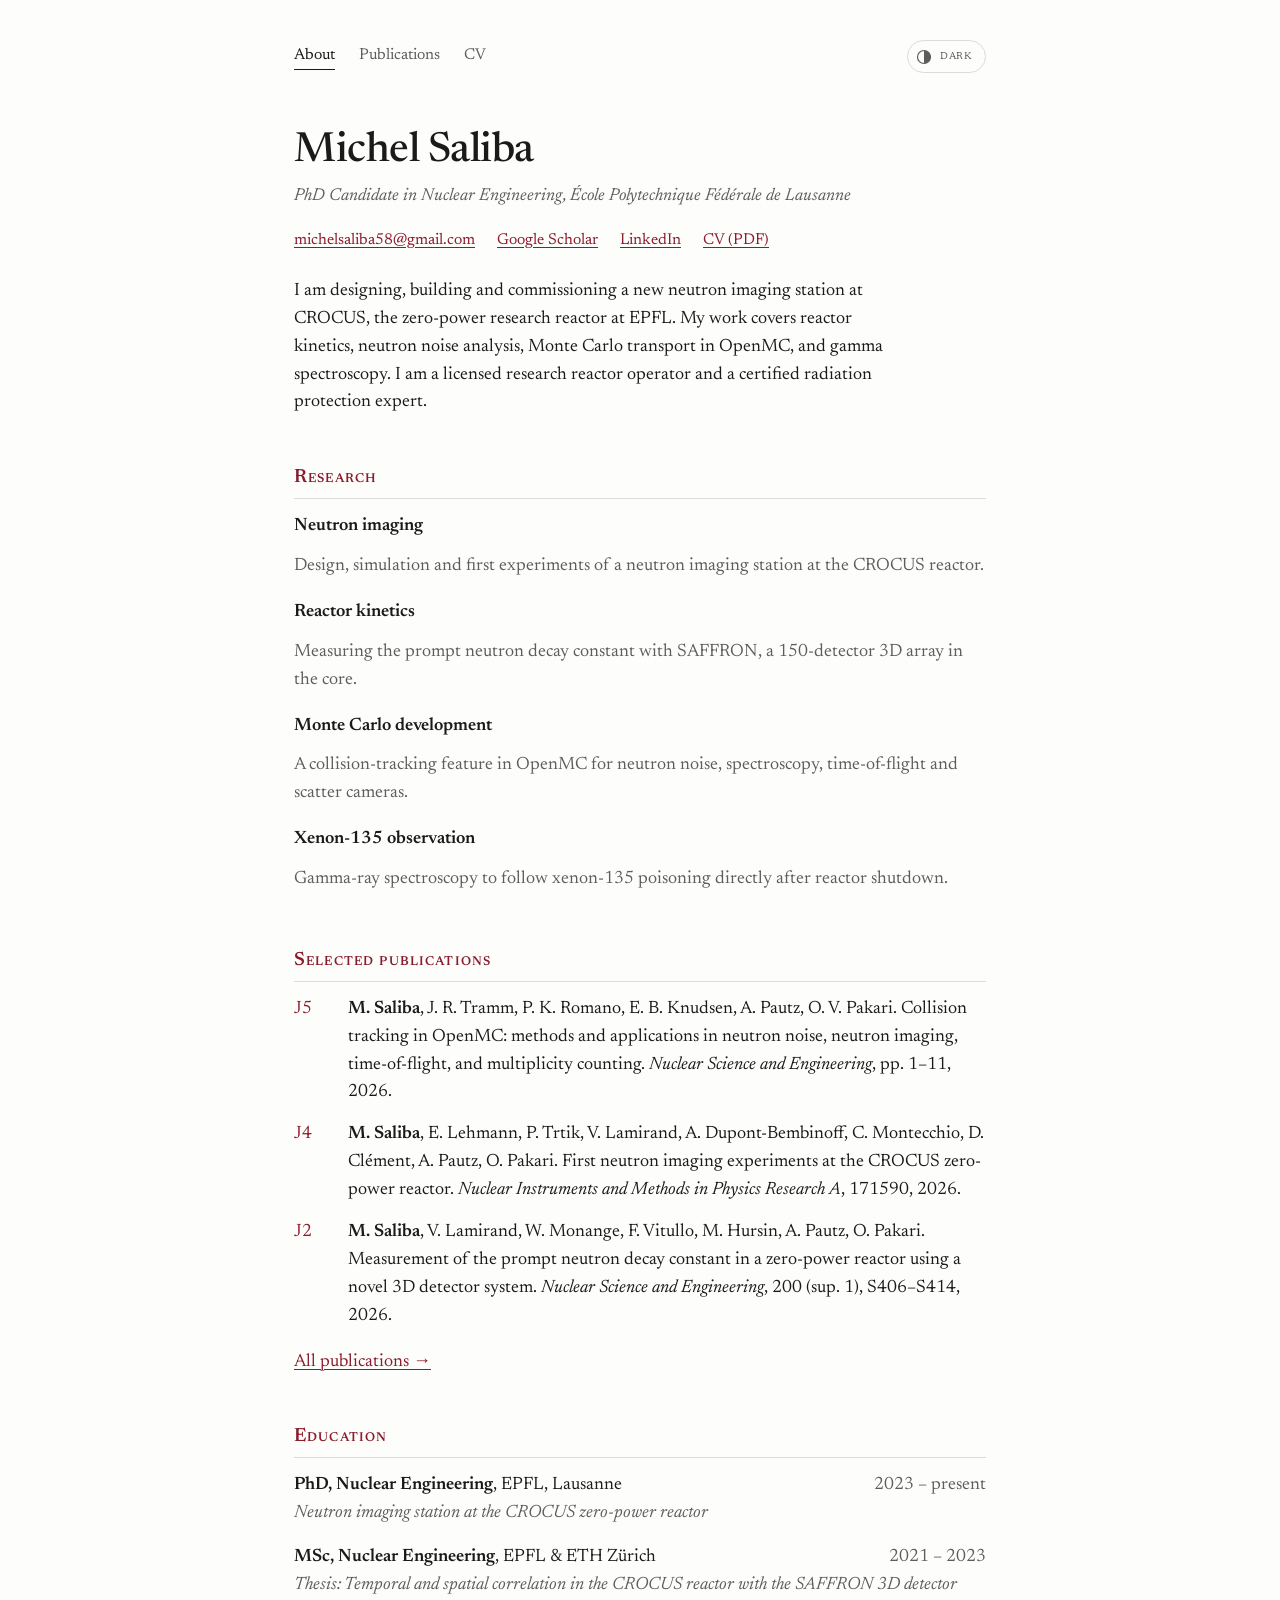
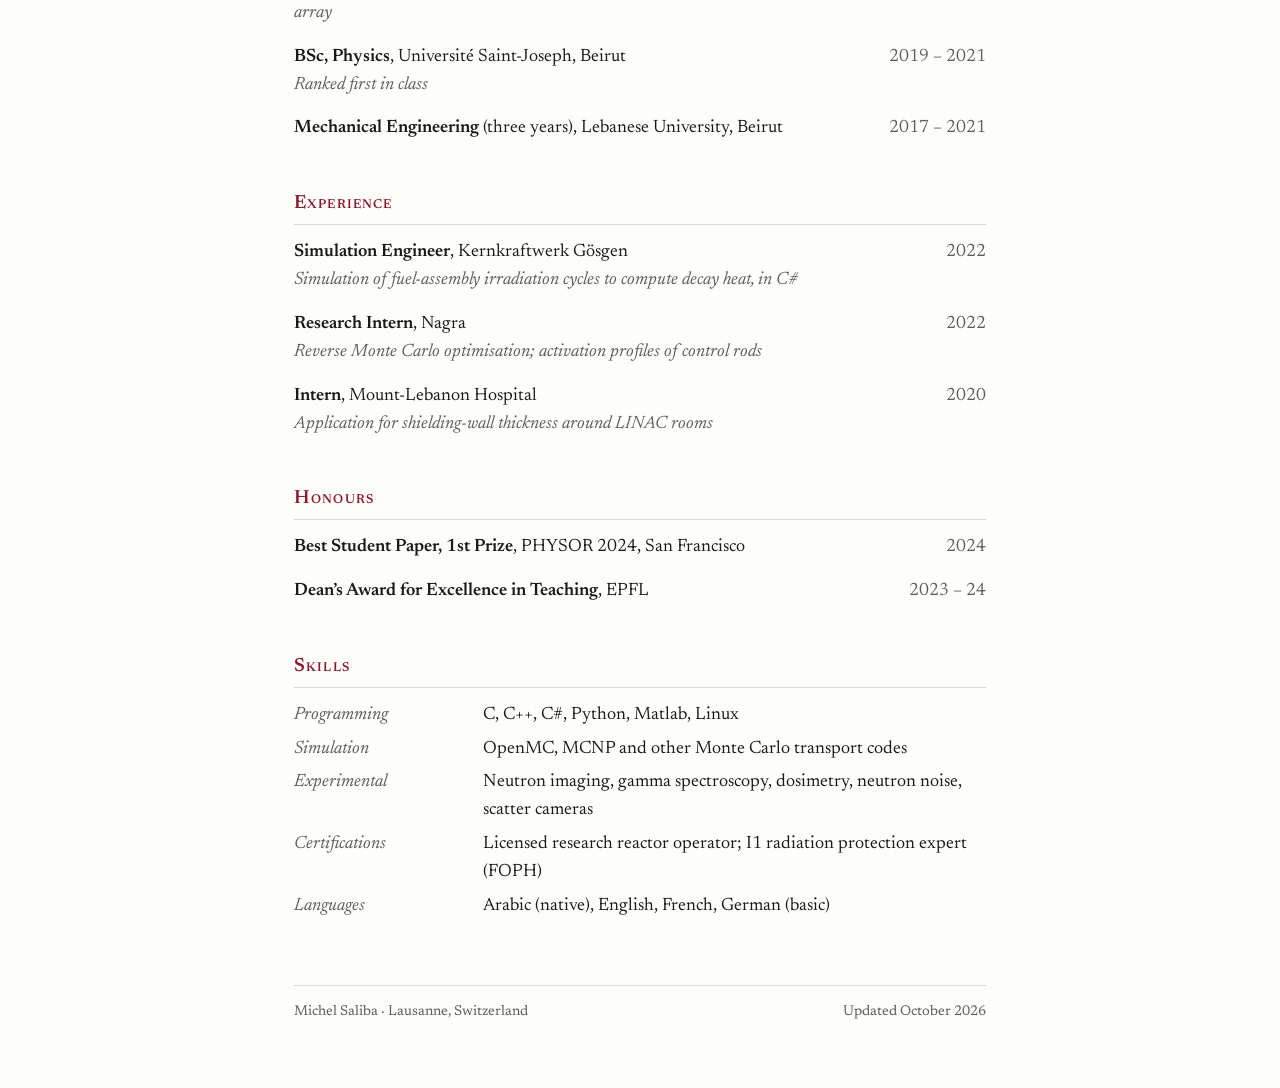
<file: index.html>
<!doctype html>
<html lang="en">
    <head>
        <meta charset="utf-8" />
        <meta name="viewport" content="width=device-width, initial-scale=1" />
        <title>Michel Saliba</title>
        <meta
            name="description"
            content="Michel Saliba, PhD candidate in Nuclear Engineering at EPFL. Neutron imaging, reactor kinetics, neutron noise and Monte Carlo simulation at the CROCUS zero-power reactor."
        />
        <script>
            try {
                var t = localStorage.getItem("theme");
                if (t) document.documentElement.setAttribute("data-theme", t);
            } catch (e) {}
        </script>
        <link rel="preconnect" href="https://fonts.googleapis.com" />
        <link rel="preconnect" href="https://fonts.gstatic.com" crossorigin />
        <link
            rel="stylesheet"
            href="https://fonts.googleapis.com/css2?family=Newsreader:ital,opsz,wght@0,6..72,400;0,6..72,500;0,6..72,600;1,6..72,400&display=swap"
        />
        <link rel="stylesheet" href="style.css" />
    </head>
    <body>
        <div class="wrap">
            <div class="top">
                <nav>
                    <a href="./" aria-current="page">About</a>
                    <a href="publications.html">Publications</a>
                    <a href="Cv.pdf">CV</a>
                </nav>
                <button class="theme-toggle" type="button">
                    <svg viewBox="0 0 16 16" aria-hidden="true">
                        <circle
                            cx="8"
                            cy="8"
                            r="6.5"
                            fill="none"
                            stroke="currentColor"
                            stroke-width="1.2"
                        />
                        <path
                            d="M8 1.5a6.5 6.5 0 0 1 0 13z"
                            fill="currentColor"
                        />
                    </svg>
                    <span>dark</span>
                </button>
            </div>

            <header>
                <h1>Michel Saliba</h1>
                <p class="role">
                    PhD Candidate in Nuclear Engineering, École Polytechnique
                    Fédérale de Lausanne
                </p>
                <div class="links">
                    <a href="mailto:michelsaliba58@gmail.com"
                        >michelsaliba58@gmail.com</a
                    >
                    <a
                        href="https://scholar.google.com/citations?user=hV7AHzoAAAAJ&amp;hl=en"
                        >Google Scholar</a
                    >
                    <a href="https://www.linkedin.com/in/m-saliba/">LinkedIn</a>
                    <a href="Cv.pdf">CV (PDF)</a>
                </div>
                <p class="bio">
                    I am designing, building and commissioning a new neutron
                    imaging station at CROCUS, the zero-power research reactor
                    at EPFL. My work covers reactor kinetics, neutron noise
                    analysis, Monte Carlo transport in OpenMC, and gamma
                    spectroscopy. I am a licensed research reactor operator and
                    a certified radiation protection expert.
                </p>
            </header>

            <h2>Research</h2>
            <dl class="research">
                <dt>Neutron imaging</dt>
                <dd>
                    Design, simulation and first experiments of a neutron
                    imaging station at the CROCUS reactor.
                </dd>
                <dt>Reactor kinetics</dt>
                <dd>
                    Measuring the prompt neutron decay constant with SAFFRON, a
                    150-detector 3D array in the core.
                </dd>
                <dt>Monte Carlo development</dt>
                <dd>
                    A collision-tracking feature in OpenMC for neutron noise,
                    spectroscopy, time-of-flight and scatter cameras.
                </dd>
                <dt>Xenon-135 observation</dt>
                <dd>
                    Gamma-ray spectroscopy to follow xenon-135 poisoning
                    directly after reactor shutdown.
                </dd>
            </dl>

            <h2>Selected publications</h2>
            <ol class="pubs" data-pubs="selected"></ol>
            <p class="more">
                <a href="publications.html">All publications →</a>
            </p>

            <h2>Education</h2>
            <div class="entries">
                <div class="entry">
                    <span><b>PhD, Nuclear Engineering</b>, EPFL, Lausanne</span>
                    <span class="when">2023 – present</span>
                    <span class="what"
                        >Neutron imaging station at the CROCUS zero-power
                        reactor</span
                    >
                </div>
                <div class="entry">
                    <span
                        ><b>MSc, Nuclear Engineering</b>, EPFL &amp; ETH
                        Zürich</span
                    >
                    <span class="when">2021 – 2023</span>
                    <span class="what"
                        >Thesis: Temporal and spatial correlation in the CROCUS
                        reactor with the SAFFRON 3D detector array</span
                    >
                </div>
                <div class="entry">
                    <span
                        ><b>BSc, Physics</b>, Université Saint-Joseph,
                        Beirut</span
                    >
                    <span class="when">2019 – 2021</span>
                    <span class="what">Ranked first in class</span>
                </div>
                <div class="entry">
                    <span
                        ><b>Mechanical Engineering</b> (three years), Lebanese
                        University, Beirut</span
                    >
                    <span class="when">2017 – 2021</span>
                </div>
            </div>

            <h2>Experience</h2>
            <div class="entries">
                <div class="entry">
                    <span
                        ><b>Simulation Engineer</b>, Kernkraftwerk Gösgen</span
                    >
                    <span class="when">2022</span>
                    <span class="what"
                        >Simulation of fuel-assembly irradiation cycles to
                        compute decay heat, in C#</span
                    >
                </div>
                <div class="entry">
                    <span><b>Research Intern</b>, Nagra</span>
                    <span class="when">2022</span>
                    <span class="what"
                        >Reverse Monte Carlo optimisation; activation profiles
                        of control rods</span
                    >
                </div>
                <div class="entry">
                    <span><b>Intern</b>, Mount-Lebanon Hospital</span>
                    <span class="when">2020</span>
                    <span class="what"
                        >Application for shielding-wall thickness around LINAC
                        rooms</span
                    >
                </div>
            </div>

            <h2>Honours</h2>
            <div class="entries">
                <div class="entry">
                    <span
                        ><b>Best Student Paper, 1st Prize</b>, PHYSOR 2024, San
                        Francisco</span
                    >
                    <span class="when">2024</span>
                </div>
                <div class="entry">
                    <span
                        ><b>Dean’s Award for Excellence in Teaching</b>,
                        EPFL</span
                    >
                    <span class="when">2023 – 24</span>
                </div>
            </div>

            <h2>Skills</h2>
            <dl class="skills">
                <dt>Programming</dt>
                <dd>C, C++, C#, Python, Matlab, Linux</dd>
                <dt>Simulation</dt>
                <dd>OpenMC, MCNP and other Monte Carlo transport codes</dd>
                <dt>Experimental</dt>
                <dd>
                    Neutron imaging, gamma spectroscopy, dosimetry, neutron
                    noise, scatter cameras
                </dd>
                <dt>Certifications</dt>
                <dd>
                    Licensed research reactor operator; I1 radiation protection
                    expert (FOPH)
                </dd>
                <dt>Languages</dt>
                <dd>Arabic (native), English, French, German (basic)</dd>
            </dl>

            <footer>
                <span>Michel Saliba · Lausanne, Switzerland</span>
                <span>Updated October 2026</span>
            </footer>
        </div>
        <script src="publications.js"></script>
        <script src="site.js"></script>
    </body>
</html>
</file>
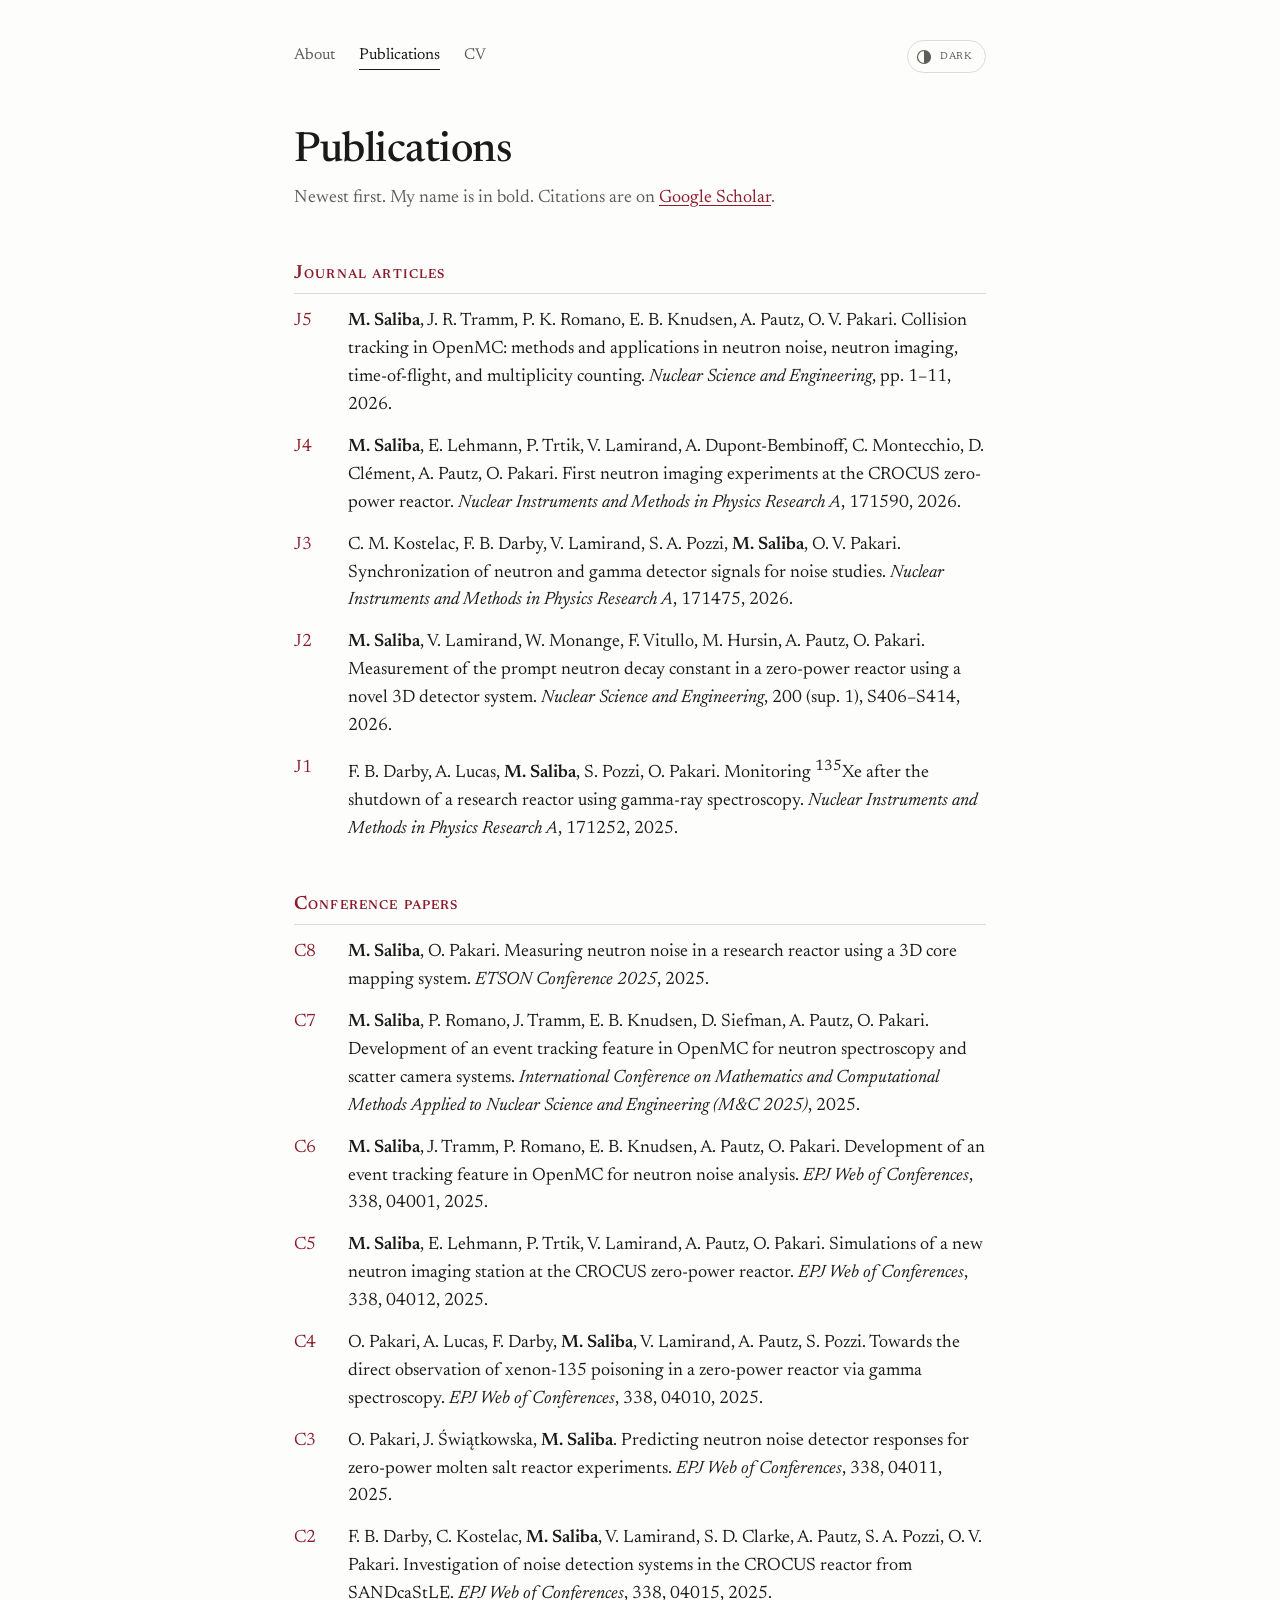
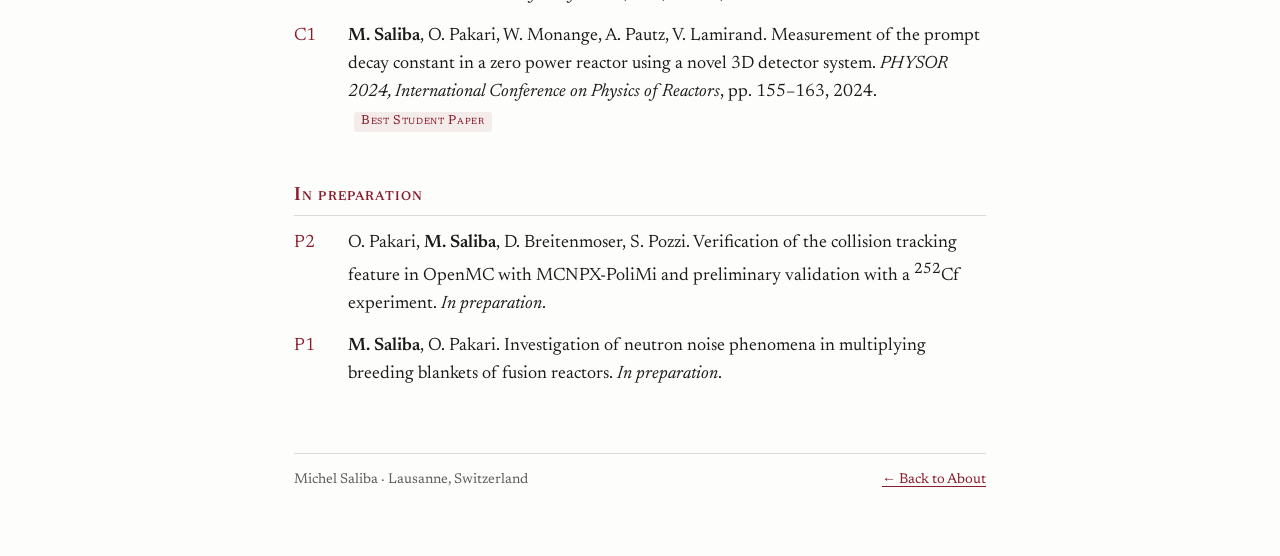
<file: publications.html>
<!doctype html>
<html lang="en">
<head>
<meta charset="utf-8">
<meta name="viewport" content="width=device-width, initial-scale=1">
<title>Publications · Michel Saliba</title>
<meta name="description" content="Journal articles and conference papers by Michel Saliba on neutron imaging, neutron noise, reactor kinetics and Monte Carlo methods.">
<script>try{var t=localStorage.getItem("theme");if(t)document.documentElement.setAttribute("data-theme",t)}catch(e){}</script>
<link rel="preconnect" href="https://fonts.googleapis.com">
<link rel="preconnect" href="https://fonts.gstatic.com" crossorigin>
<link rel="stylesheet" href="https://fonts.googleapis.com/css2?family=Newsreader:ital,opsz,wght@0,6..72,400;0,6..72,500;0,6..72,600;1,6..72,400&display=swap">
<link rel="stylesheet" href="style.css">
</head>
<body>
<div class="wrap">

  <div class="top">
    <nav>
      <a href="./">About</a>
      <a href="publications.html" aria-current="page">Publications</a>
      <a href="cv.pdf">CV</a>
    </nav>
    <button class="theme-toggle" type="button">
      <svg viewBox="0 0 16 16" aria-hidden="true"><circle cx="8" cy="8" r="6.5" fill="none" stroke="currentColor" stroke-width="1.2"/><path d="M8 1.5a6.5 6.5 0 0 1 0 13z" fill="currentColor"/></svg>
      <span>dark</span>
    </button>
  </div>

  <header>
    <h1>Publications</h1>
    <p class="lede">Newest first. My name is in bold. Citations are on <a href="https://scholar.google.com/citations?user=hV7AHzoAAAAJ&amp;hl=en">Google Scholar</a>.</p>
  </header>

  <h2>Journal articles</h2>
  <ol class="pubs" data-pubs="journal"></ol>

  <h2>Conference papers</h2>
  <ol class="pubs" data-pubs="conference"></ol>

  <h2>In preparation</h2>
  <ol class="pubs" data-pubs="preprint"></ol>

  <footer>
    <span>Michel Saliba · Lausanne, Switzerland</span>
    <a href="./">← Back to About</a>
  </footer>

</div>
<script src="publications.js"></script>
<script src="site.js"></script>
</body>
</html>
</file>
<file: style.css>
/* Classic academic CV. Serif throughout, one accent colour, light and dark. */

:root {
  --paper: #fdfdfc;
  --ink: #1b1a19;
  --muted: #5f5d5a;
  --rule: #dedbd6;
  --accent: #8a1c2b;
  --accent-soft: rgba(138, 28, 43, 0.08);
  --serif: "Newsreader", "Iowan Old Style", "Palatino Linotype", Palatino, Georgia, serif;
  color-scheme: light;
}

:root[data-theme="dark"] {
  --paper: #141416;
  --ink: #e9e6e1;
  --muted: #a19d97;
  --rule: #2e2d30;
  --accent: #e0909b;
  --accent-soft: rgba(224, 144, 155, 0.1);
  color-scheme: dark;
}

@media (prefers-color-scheme: dark) {
  :root:not([data-theme="light"]) {
    --paper: #141416;
    --ink: #e9e6e1;
    --muted: #a19d97;
    --rule: #2e2d30;
    --accent: #e0909b;
    --accent-soft: rgba(224, 144, 155, 0.1);
    color-scheme: dark;
  }
}

* { box-sizing: border-box; }

html { -webkit-text-size-adjust: 100%; }

body {
  margin: 0;
  background: var(--paper);
  color: var(--ink);
  font-family: var(--serif);
  font-size: 18px;
  line-height: 1.55;
  font-optical-sizing: auto;
  transition: background-color 0.3s ease, color 0.3s ease;
}

.wrap {
  max-width: 740px;
  margin: 0 auto;
  padding: 40px 24px 64px;
}

a { color: var(--accent); text-decoration-thickness: 1px; text-underline-offset: 3px; }
a:hover { text-decoration-thickness: 2px; }
:focus-visible { outline: 2px solid var(--accent); outline-offset: 3px; border-radius: 2px; }

/* Top bar */
.top {
  display: flex;
  align-items: center;
  justify-content: space-between;
  gap: 16px;
  margin-bottom: 56px;
}
.top nav { display: flex; flex-wrap: wrap; gap: 4px 24px; font-size: 0.98rem; }
.top nav a { color: var(--muted); text-decoration: none; padding-bottom: 2px; border-bottom: 1px solid transparent; }
.top nav a:hover { color: var(--ink); }
.top nav a[aria-current="page"] { color: var(--ink); border-bottom-color: var(--ink); }

/* Theme toggle: a small half-filled disc that turns over */
.theme-toggle {
  appearance: none;
  display: inline-flex;
  align-items: center;
  gap: 8px;
  background: none;
  border: 1px solid var(--rule);
  border-radius: 999px;
  padding: 5px 12px 5px 8px;
  font: inherit;
  font-size: 0.85rem;
  font-variant: small-caps;
  letter-spacing: 0.06em;
  color: var(--muted);
  cursor: pointer;
  transition: border-color 0.2s, color 0.2s;
}
.theme-toggle:hover { color: var(--ink); border-color: var(--muted); }
.theme-toggle svg { width: 16px; height: 16px; transition: transform 0.5s cubic-bezier(.6,.1,.2,1); }
:root[data-theme="dark"] .theme-toggle svg { transform: rotate(180deg); }

/* Header */
h1 {
  font-size: 2.6rem;
  font-weight: 500;
  line-height: 1.1;
  letter-spacing: -0.012em;
  margin: 0;
  text-wrap: balance;
}
.role { font-style: italic; color: var(--muted); margin: 8px 0 18px; font-size: 1.08rem; }
.links { display: flex; flex-wrap: wrap; gap: 6px 22px; font-size: 0.98rem; }
.bio { margin: 26px 0 0; max-width: 62ch; }

/* Sections */
h2 {
  font-variant: small-caps;
  letter-spacing: 0.06em;
  font-weight: 600;
  font-size: 1.2rem;
  color: var(--accent);
  margin: 46px 0 14px;
  padding-bottom: 5px;
  border-bottom: 1px solid var(--rule);
}

.entries { display: grid; gap: 16px; }
.entry { display: grid; grid-template-columns: 1fr auto; gap: 0 20px; }
.entry b { font-weight: 600; }
.entry .when { color: var(--muted); font-variant-numeric: tabular-nums; white-space: nowrap; }
.entry .what { grid-column: 1 / -1; color: var(--muted); font-style: italic; }

.research { display: grid; gap: 12px; margin: 0; }
.research dt { font-weight: 600; }
.research dd { margin: 0 0 6px; color: var(--muted); }

.skills { display: grid; grid-template-columns: 9.5em 1fr; gap: 6px 18px; margin: 0; }
.skills dt { color: var(--muted); font-style: italic; }
.skills dd { margin: 0; }

/* Publications */
.pubs { list-style: none; padding: 0; margin: 0; display: grid; gap: 14px; }
.pubs li { display: grid; grid-template-columns: 3em 1fr; }
.pubs .key { color: var(--accent); font-variant-numeric: tabular-nums; }
.pubs .me { font-weight: 600; }
.pubs .venue { font-style: italic; }
.pubs .note {
  display: inline-block;
  margin-left: 6px;
  font-size: 0.8rem;
  font-variant: small-caps;
  letter-spacing: 0.05em;
  color: var(--accent);
  background: var(--accent-soft);
  padding: 0 7px;
  border-radius: 3px;
}
.lede { color: var(--muted); margin: 10px 0 0; max-width: 62ch; }
.more { margin-top: 18px; }

footer {
  margin-top: 64px;
  padding-top: 16px;
  border-top: 1px solid var(--rule);
  color: var(--muted);
  font-size: 0.88rem;
  display: flex;
  flex-wrap: wrap;
  justify-content: space-between;
  gap: 8px;
}

@media (max-width: 560px) {
  body { font-size: 17px; }
  h1 { font-size: 2.1rem; }
  .top { margin-bottom: 40px; }
  .entry { grid-template-columns: 1fr; }
  .entry .when { order: -1; font-size: 0.9rem; }
  .skills { grid-template-columns: 1fr; gap: 0; }
  .skills dd { margin-bottom: 8px; }
  .pubs li { grid-template-columns: 2.6em 1fr; }
}

@media (prefers-reduced-motion: reduce) {
  body, .theme-toggle svg { transition: none; }
}
</file>
